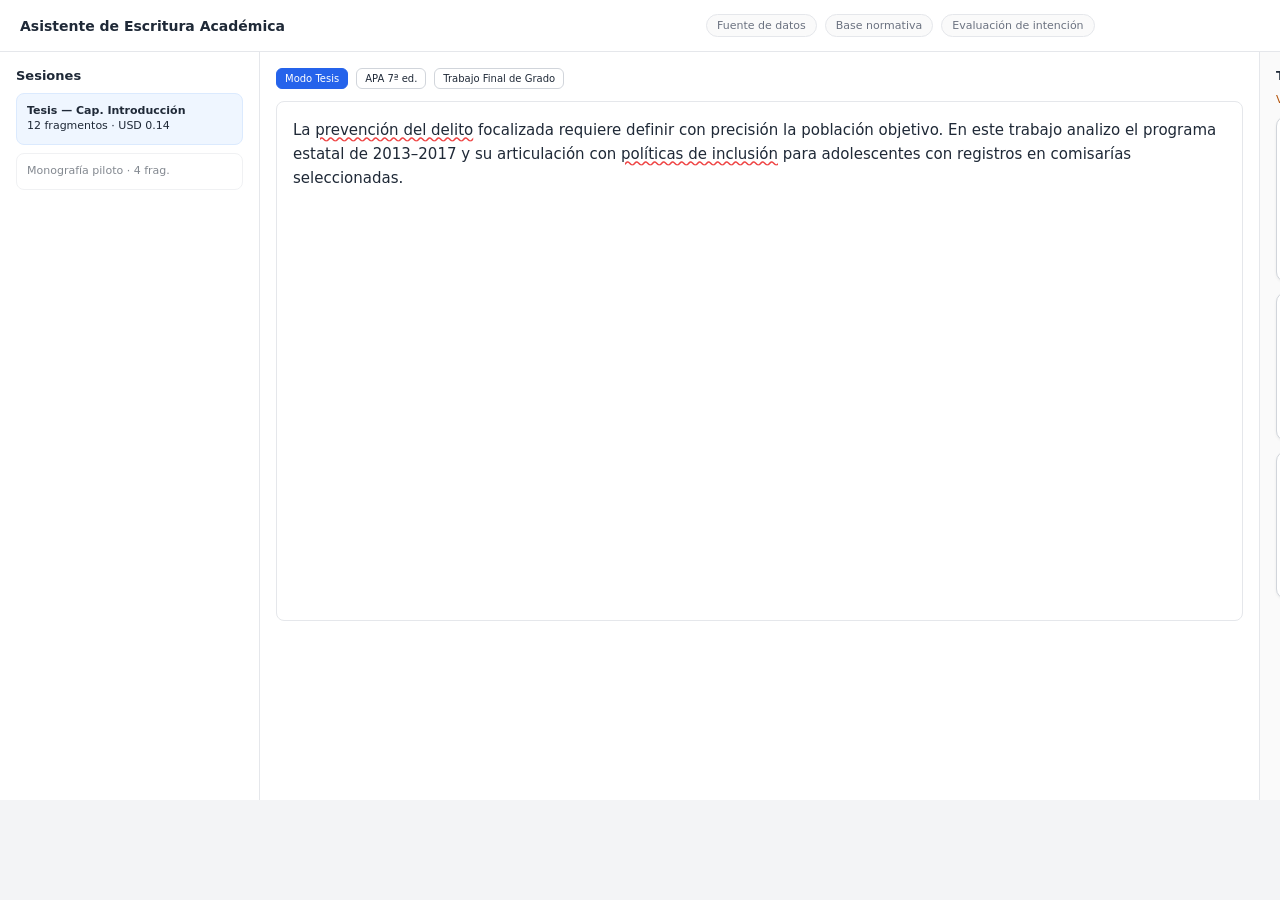
<file: scripts/asistente-hero-frame.html>
<!DOCTYPE html>
<html lang="es">
<head>
  <meta charset="UTF-8">
  <style>
    * { box-sizing: border-box; margin: 0; padding: 0; }
    body {
      width: 1680px;
      height: 800px;
      font-family: "Segoe UI", system-ui, sans-serif;
      background: #f3f4f6;
      color: #1f2937;
      overflow: hidden;
    }
    .top {
      height: 52px;
      display: flex;
      align-items: center;
      justify-content: space-between;
      padding: 0 20px;
      background: #fff;
      border-bottom: 1px solid #e5e7eb;
      font-size: 14px;
      font-weight: 700;
    }
    .pills { display: flex; gap: 8px; font-size: 11px; font-weight: 500; color: #6b7280; }
    .pill { padding: 4px 10px; border: 1px solid #e5e7eb; border-radius: 999px; background: #fafafa; }
    .grid {
      display: grid;
      grid-template-columns: 260px 1fr 420px;
      height: calc(100% - 52px);
      gap: 0;
    }
    .side, .center, .panel {
      background: #fff;
      border-right: 1px solid #e5e7eb;
      padding: 16px;
    }
    .panel { border-right: none; background: #fafafa; }
    h2 { font-size: 13px; margin-bottom: 10px; }
    .session {
      border: 1px solid #dbeafe;
      background: #eff6ff;
      border-radius: 8px;
      padding: 10px;
      font-size: 11px;
      line-height: 1.35;
      margin-bottom: 8px;
    }
    .editor {
      margin-top: 12px;
      border: 1px solid #e5e7eb;
      border-radius: 8px;
      min-height: 520px;
      padding: 16px;
      font-size: 15px;
      line-height: 1.6;
      background: #fff;
    }
    .editor u { text-decoration: underline wavy #ef4444; }
    .row { display: flex; gap: 8px; flex-wrap: wrap; margin-bottom: 10px; }
    .tag {
      font-size: 10px;
      padding: 4px 8px;
      border-radius: 6px;
      border: 1px solid #d1d5db;
      background: #fff;
    }
    .tag.active { background: #2563eb; color: #fff; border-color: #2563eb; }
    .cards { display: flex; flex-direction: column; gap: 10px; }
    .card {
      background: #fff;
      border: 1px solid #d1d5db;
      border-radius: 10px;
      padding: 12px;
      box-shadow: 0 1px 3px rgba(0,0,0,.06);
    }
    .card-head { display: flex; justify-content: space-between; font-size: 10px; color: #6b7280; margin-bottom: 8px; }
    .sev { color: #dc2626; font-weight: 700; }
    .quote {
      font-size: 12px;
      background: #fef2f2;
      border-left: 3px solid #ef4444;
      padding: 8px 10px;
      margin-bottom: 8px;
      line-height: 1.4;
    }
    .fix { font-size: 12px; color: #111827; margin-bottom: 6px; }
    .norm { font-size: 10px; color: #6b7280; }
    .actions { display: flex; gap: 6px; margin-top: 10px; }
    .btn { font-size: 11px; padding: 5px 10px; border-radius: 6px; border: 1px solid #d1d5db; background: #fff; }
    .btn.ok { background: #16a34a; color: #fff; border-color: #16a34a; }
    .veredicto { font-size: 11px; color: #b45309; margin-bottom: 10px; }
  </style>
</head>
<body>
  <div class="top">
    <div>Asistente de Escritura Académica</div>
    <div class="pills">
      <span class="pill">Fuente de datos</span>
      <span class="pill">Base normativa</span>
      <span class="pill">Evaluación de intención</span>
    </div>
    <div style="font-size:11px;color:#9ca3af;">APA 7ª · Tesis de Grado</div>
  </div>
  <div class="grid">
    <div class="side">
      <h2>Sesiones</h2>
      <div class="session"><strong>Tesis — Cap. Introducción</strong><br>12 fragmentos · USD 0.14</div>
      <div class="session" style="opacity:.55;border-color:#e5e7eb;background:#fff">Monografía piloto · 4 frag.</div>
    </div>
    <div class="center">
      <div class="row">
        <span class="tag active">Modo Tesis</span>
        <span class="tag">APA 7ª ed.</span>
        <span class="tag">Trabajo Final de Grado</span>
      </div>
      <div class="editor">
        La <u>prevención del delito</u> focalizada requiere definir con precisión la población objetivo.
        En este trabajo analizo el programa estatal de 2013–2017 y su articulación con <u>políticas de inclusión</u> para adolescentes con registros en comisarías seleccionadas.
      </div>
    </div>
    <div class="panel">
      <h2>Tarjetas de corrección</h2>
      <p class="veredicto">Veredicto: APTO CON RESERVAS · 3 sugerencias</p>
      <div class="cards">
        <div class="card">
          <div class="card-head"><span class="sev">CRÍTICO</span><span>APA 7ª §2.12</span></div>
          <div class="quote">"prevención del delito"</div>
          <div class="fix"><strong>Propuesta:</strong> prevención del delito (minúscula en título de tesis salvo nombres propios).</div>
          <div class="norm">Norma: títulos de nivel 1–5 en título case según APA 7ª.</div>
          <div class="actions"><span class="btn ok">✓ Aceptar</span><span class="btn">✕ Rechazar</span></div>
        </div>
        <div class="card">
          <div class="card-head"><span class="sev">IMPORTANTE</span><span>Estilo académico</span></div>
          <div class="quote">"población objetivo"</div>
          <div class="fix"><strong>Propuesta:</strong> población meta (más preciso en contexto de intervención).</div>
          <div class="actions"><span class="btn ok">✓ Aceptar</span><span class="btn">✕ Rechazar</span></div>
        </div>
        <div class="card">
          <div class="card-head"><span class="sev">MENOR</span><span>Coherencia</span></div>
          <div class="quote">"políticas de inclusión"</div>
          <div class="fix"><strong>Propuesta:</strong> políticas inclusivas (concordancia con el sustantivo siguiente).</div>
          <div class="actions"><span class="btn">✓ Aceptar</span><span class="btn">✕ Rechazar</span></div>
        </div>
      </div>
    </div>
  </div>
</body>
</html>
</file>
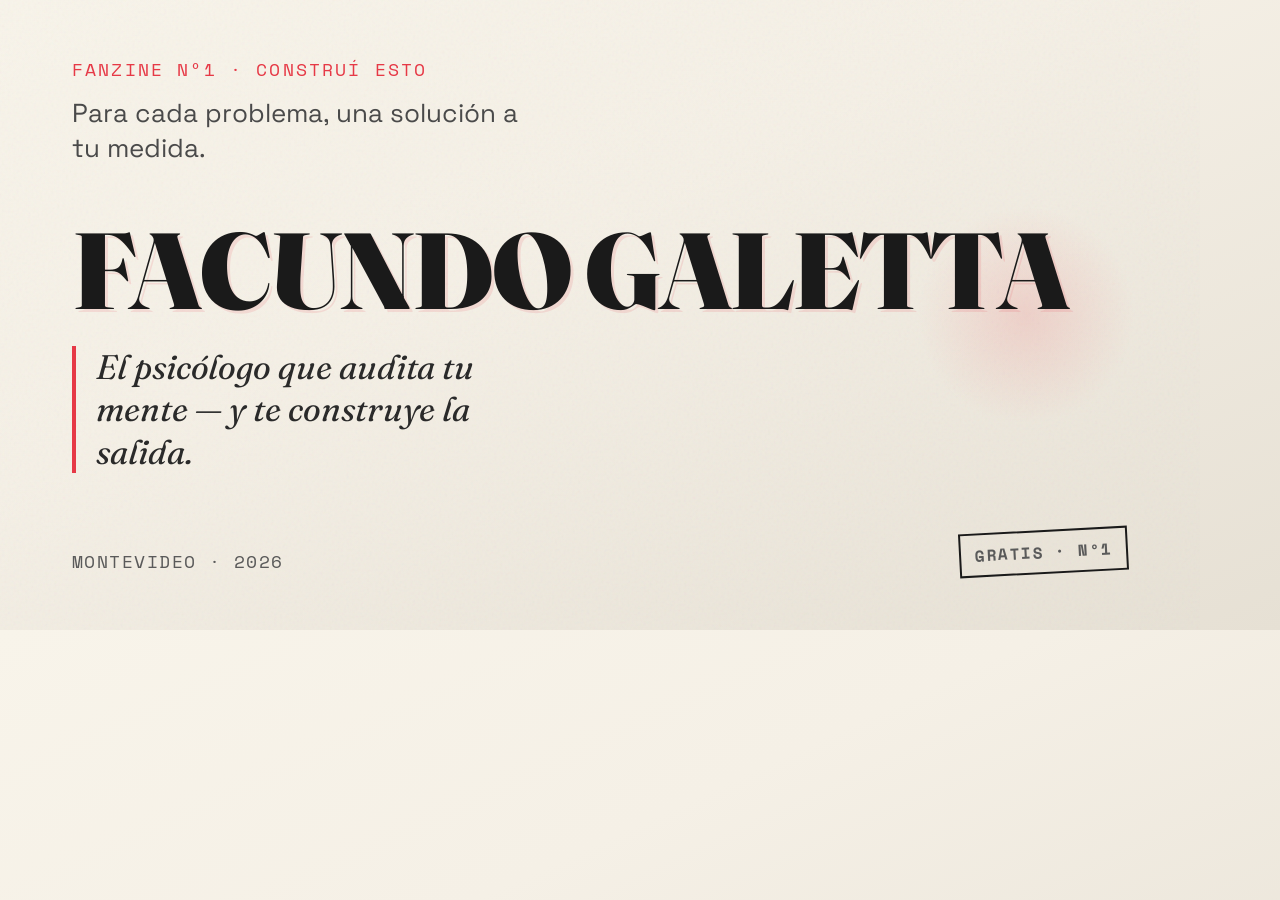
<file: scripts/og-card.html>
<!DOCTYPE html>
<html lang="es">
<head>
  <meta charset="UTF-8">
  <link href="https://fonts.googleapis.com/css2?family=Fraunces:opsz,wght@9..144,900&family=Space+Grotesk:wght@400;500&family=Space+Mono&display=swap" rel="stylesheet">
  <style>
    * { box-sizing: border-box; margin: 0; padding: 0; }
    body {
      width: 1200px;
      height: 630px;
      overflow: hidden;
      font-family: 'Space Grotesk', system-ui, sans-serif;
      background:
        linear-gradient(155deg, #f8f4ea 0%, #f5f0e6 40%, #e6e0d4 100%);
      color: #1a1a1a;
      position: relative;
    }
    .grain {
      position: absolute;
      inset: 0;
      opacity: 0.06;
      background-image: url("data:image/svg+xml,%3Csvg viewBox='0 0 256 256' xmlns='http://www.w3.org/2000/svg'%3E%3Cfilter id='n'%3E%3CfeTurbulence type='fractalNoise' baseFrequency='0.85' numOctaves='4' stitchTiles='stitch'/%3E%3C/filter%3E%3Crect width='100%25' height='100%25' filter='url(%23n)'/%3E%3C/svg%3E");
      pointer-events: none;
    }
    .frame {
      position: relative;
      z-index: 1;
      width: 100%;
      height: 100%;
      padding: 56px 72px;
      display: flex;
      flex-direction: column;
      justify-content: space-between;
    }
    .kicker {
      font-family: 'Space Mono', monospace;
      font-size: 18px;
      letter-spacing: 0.12em;
      text-transform: uppercase;
      color: #e63946;
    }
    .eyebrow {
      margin-top: 14px;
      font-size: 26px;
      line-height: 1.35;
      color: #4a4a4a;
      max-width: 28ch;
    }
    .masthead {
      font-family: 'Fraunces', Georgia, serif;
      font-size: 108px;
      font-weight: 900;
      line-height: 0.88;
      letter-spacing: -0.02em;
      text-transform: uppercase;
      text-shadow: 3px 3px 0 rgba(230, 57, 70, 0.12);
    }
    .hook {
      margin-top: 28px;
      font-family: 'Fraunces', Georgia, serif;
      font-style: italic;
      font-size: 34px;
      line-height: 1.25;
      max-width: 22ch;
      border-left: 4px solid #e63946;
      padding-left: 20px;
      color: #2a2a2a;
    }
    .footer {
      display: flex;
      justify-content: space-between;
      align-items: flex-end;
      font-family: 'Space Mono', monospace;
      font-size: 18px;
      letter-spacing: 0.08em;
      text-transform: uppercase;
      color: #5a5a5a;
    }
    .stamp {
      padding: 8px 14px;
      border: 2px solid #1a1a1a;
      transform: rotate(-3deg);
      font-size: 16px;
      font-weight: 700;
    }
    .accent {
      position: absolute;
      right: 64px;
      top: 50%;
      transform: translateY(-50%);
      width: 220px;
      height: 220px;
      border-radius: 50%;
      background: radial-gradient(circle, rgba(230, 57, 70, 0.14) 0%, transparent 70%);
      pointer-events: none;
    }
  </style>
</head>
<body>
  <div class="grain" aria-hidden="true"></div>
  <div class="accent" aria-hidden="true"></div>
  <div class="frame">
    <header>
      <p class="kicker">Fanzine Nº1 · Construí esto</p>
      <p class="eyebrow">Para cada problema, una solución a tu medida.</p>
    </header>
    <main>
      <h1 class="masthead">Facundo Galetta</h1>
      <p class="hook">El psicólogo que audita tu mente — y te construye la salida.</p>
    </main>
    <footer class="footer">
      <span>Montevideo · 2026</span>
      <span class="stamp">GRATIS · Nº1</span>
    </footer>
  </div>
</body>
</html>
</file>
